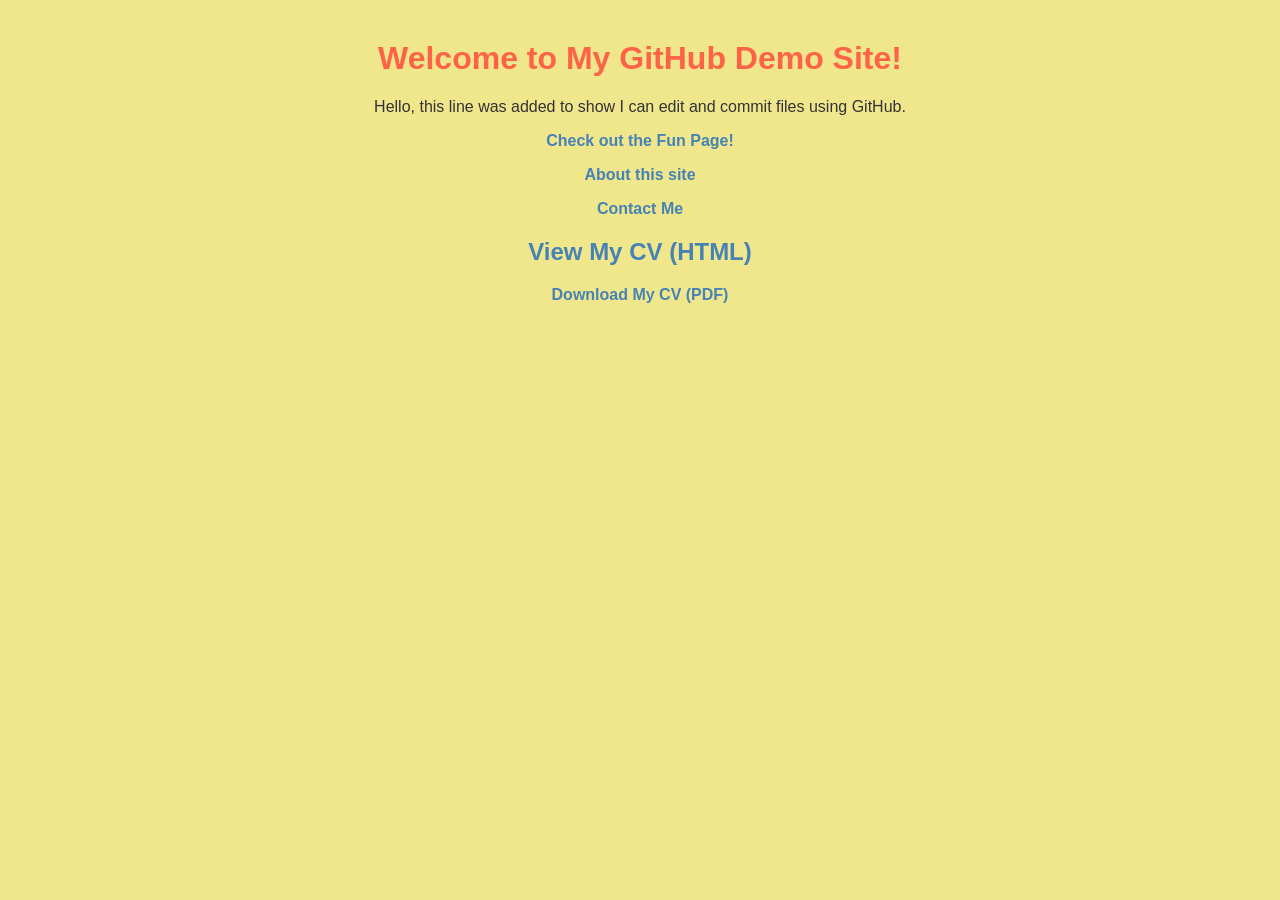
<file: index.html>
<!DOCTYPE html>
<html lang="en">
<head>
	<meta charset="UTF-8">
	<title>Home - GitHub Demo</title>
	<link rel="stylesheet" href="style.css">
</head>
<body>
	<!-- This is a demonstration edit for my GitHub assignment -->
	<h1>Welcome to My GitHub Demo Site!</h1>
	<p>Hello, this line was added to show I can edit and commit files using GitHub.</p>
	<p><a href="fun.html">Check out the Fun Page!</a></p>
	<p><a href="about.md">About this site</a></p>
	<p><a href="contact.html">Contact Me</a></p>
	<h2><a href="cv.html">View My CV (HTML)</a></h2>
	<p><a href="Manuel Merino CV.pdf" target="_blank">Download My CV (PDF)</a></p>
</body>
</html>
</file>
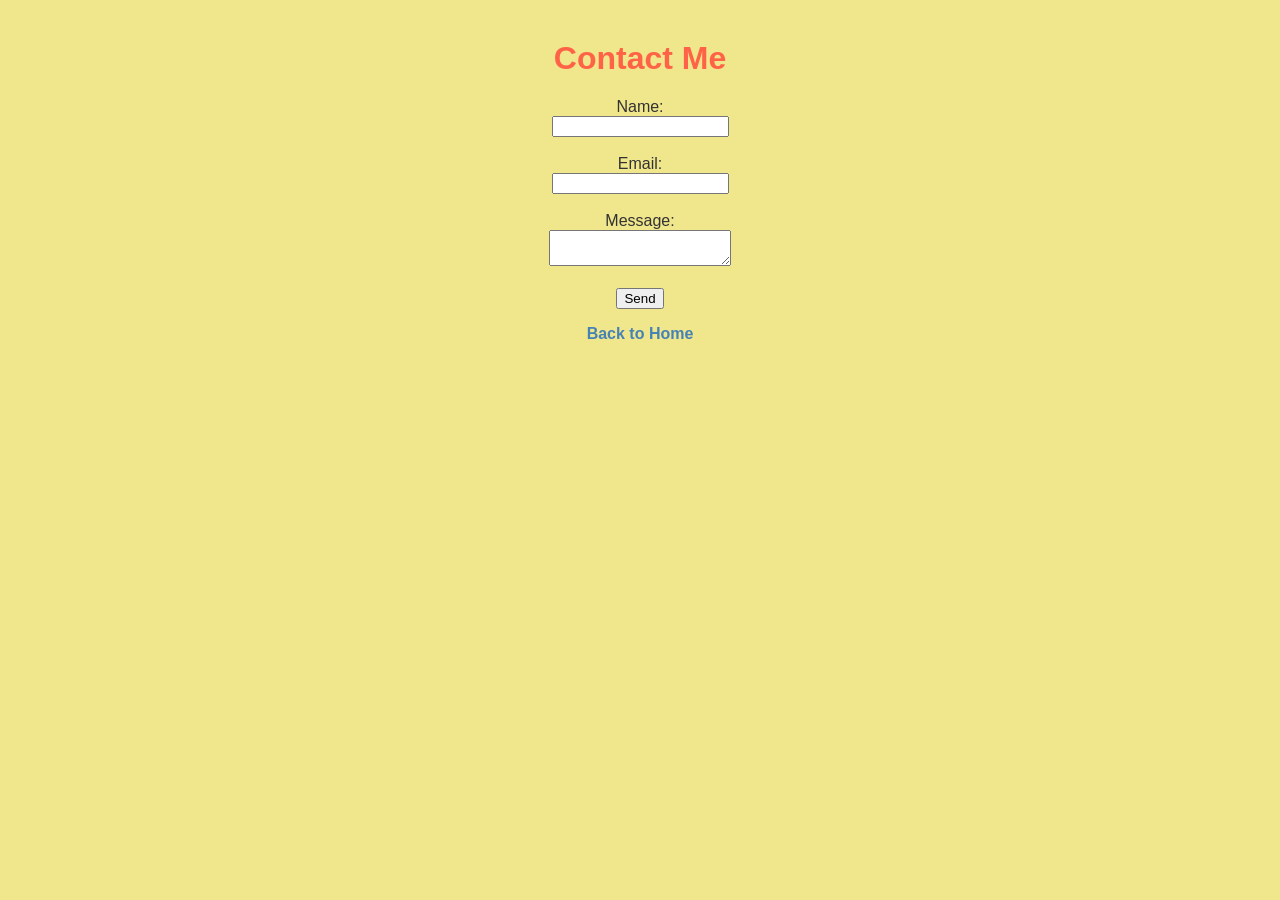
<file: contact.html>
<!DOCTYPE html>
<html lang="en">
<head>
    <meta charset="UTF-8">
    <title>Contact</title>
    <link rel="stylesheet" href="style.css">
</head>
<body>
    <h1>Contact Me</h1>
    <form id="contactForm" onsubmit="return validateForm()">
        <label for="name">Name:</label><br>
        <input type="text" id="name" name="name" required><br><br>
        <label for="email">Email:</label><br>
        <input type="email" id="email" name="email" required><br><br>
        <label for="message">Message:</label><br>
        <textarea id="message" name="message" required></textarea><br><br>
        <button type="submit">Send</button>
    </form>
    <p id="formMessage"></p>
    <a href="index.html">Back to Home</a>
    <script src="contact.js"></script>
</body>
</html>
</file>
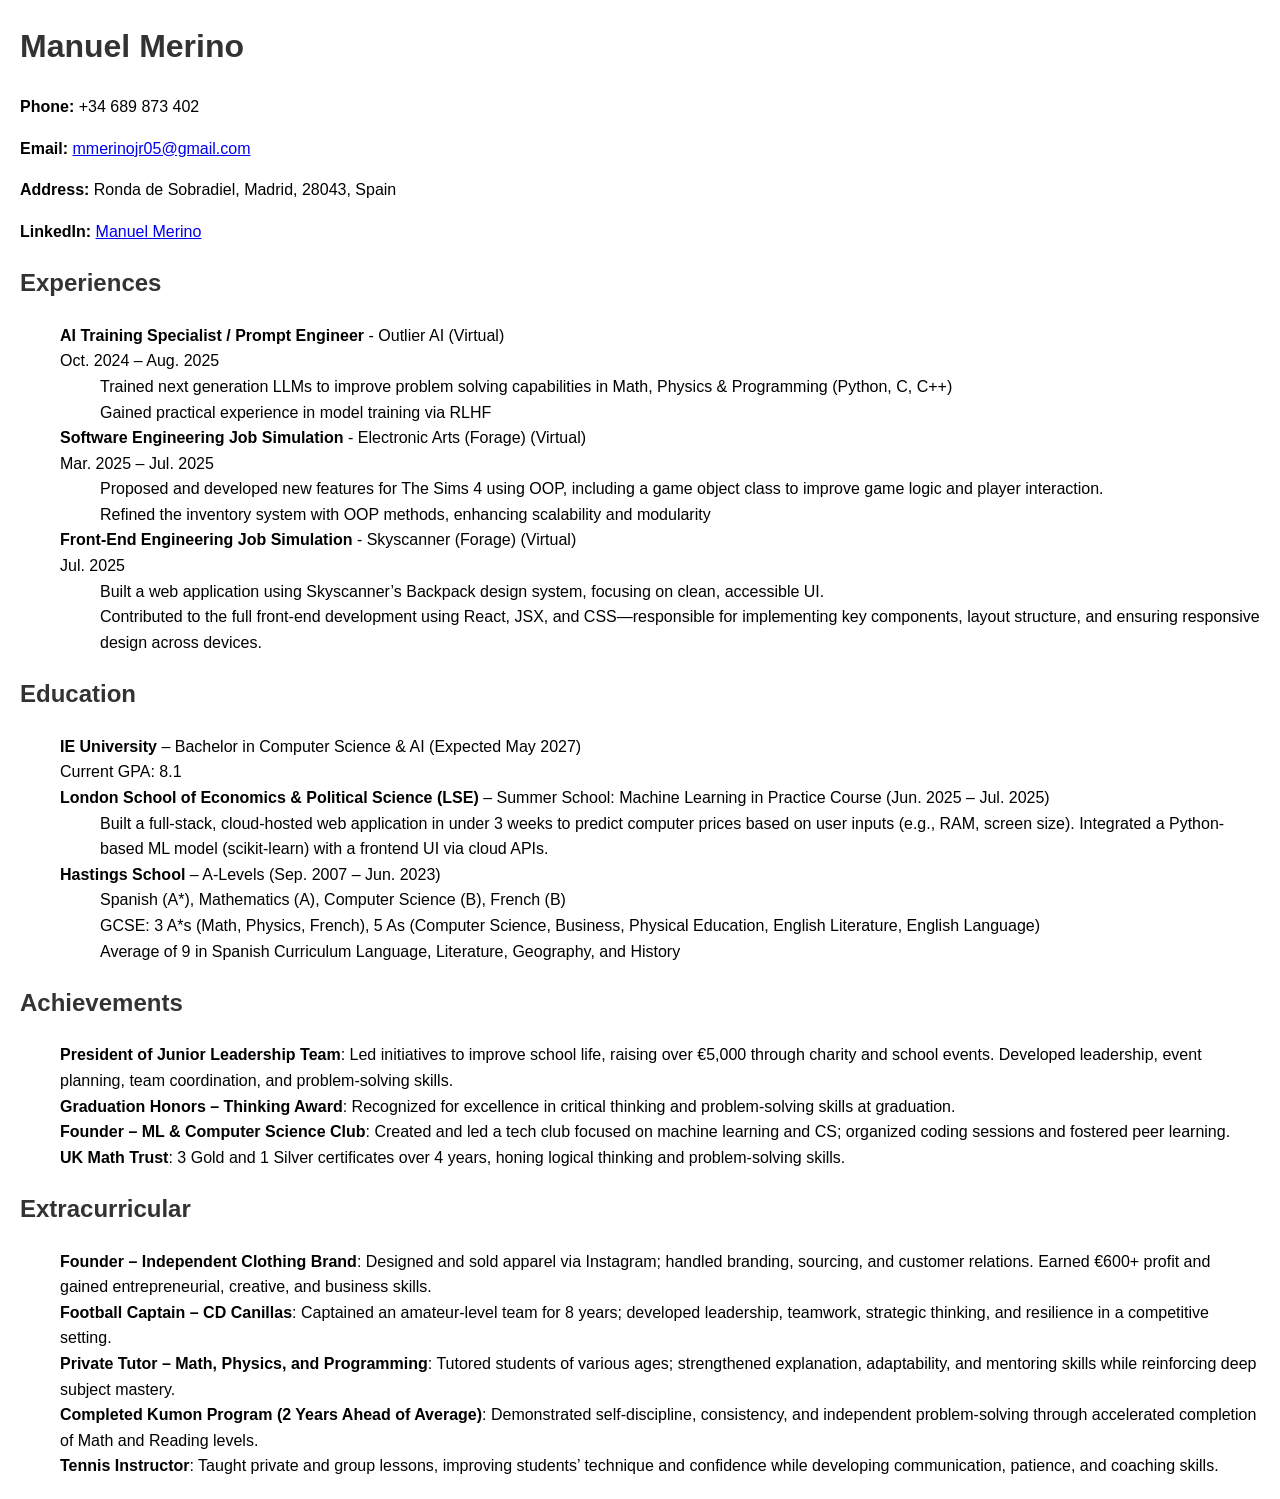
<file: cv.html>
<!DOCTYPE html>
<html lang="en">
<head>
    <meta charset="UTF-8">
    <meta name="viewport" content="width=device-width, initial-scale=1.0">
    <title>Manuel Merino's CV</title>
    <style>
        body {
            font-family: Arial, sans-serif;
            margin: 20px;
            line-height: 1.6;
        }
        h1, h2 {
            color: #333;
        }
        ul {
            list-style-type: none;
        }
        .contact, .experience, .education, .achievements, .extracurricular {
            margin-bottom: 20px;
        }
    </style>
</head>
<body>
    <h1>Manuel Merino</h1>
    <div class="contact">
        <p><strong>Phone:</strong> +34 689 873 402</p>
        <p><strong>Email:</strong> <a href="mailto:mmerinojr05@gmail.com">mmerinojr05@gmail.com</a></p>
        <p><strong>Address:</strong> Ronda de Sobradiel, Madrid, 28043, Spain</p>
        <p><strong>LinkedIn:</strong> <a href="https://www.linkedin.com/in/manuel-merino-21a586275/" target="_blank">Manuel Merino</a></p>
    </div>

    <h2>Experiences</h2>
    <div class="experience">
        <ul>
            <li><strong>AI Training Specialist / Prompt Engineer</strong> - Outlier AI (Virtual) <br>Oct. 2024 – Aug. 2025
                <ul>
                    <li>Trained next generation LLMs to improve problem solving capabilities in Math, Physics & Programming (Python, C, C++)</li>
                    <li>Gained practical experience in model training via RLHF</li>
                </ul>
            </li>
            <li><strong>Software Engineering Job Simulation</strong> - Electronic Arts (Forage) (Virtual) <br>Mar. 2025 – Jul. 2025
                <ul>
                    <li>Proposed and developed new features for The Sims 4 using OOP, including a game object class to improve game logic and player interaction.</li>
                    <li>Refined the inventory system with OOP methods, enhancing scalability and modularity</li>
                </ul>
            </li>
            <li><strong>Front-End Engineering Job Simulation</strong> - Skyscanner (Forage) (Virtual) <br>Jul. 2025
                <ul>
                    <li>Built a web application using Skyscanner’s Backpack design system, focusing on clean, accessible UI.</li>
                    <li>Contributed to the full front-end development using React, JSX, and CSS—responsible for implementing key components, layout structure, and ensuring responsive design across devices.</li>
                </ul>
            </li>
        </ul>
    </div>

    <h2>Education</h2>
    <div class="education">
        <ul>
            <li><strong>IE University</strong> – Bachelor in Computer Science & AI (Expected May 2027) <br>Current GPA: 8.1</li>
            <li><strong>London School of Economics & Political Science (LSE)</strong> – Summer School: Machine Learning in Practice Course (Jun. 2025 – Jul. 2025)
                <ul>
                    <li>Built a full-stack, cloud-hosted web application in under 3 weeks to predict computer prices based on user inputs (e.g., RAM, screen size). Integrated a Python-based ML model (scikit-learn) with a frontend UI via cloud APIs.</li>
                </ul>
            </li>
            <li><strong>Hastings School</strong> – A-Levels (Sep. 2007 – Jun. 2023)
                <ul>
                    <li>Spanish (A*), Mathematics (A), Computer Science (B), French (B)</li>
                    <li>GCSE: 3 A*s (Math, Physics, French), 5 As (Computer Science, Business, Physical Education, English Literature, English Language)</li>
                    <li>Average of 9 in Spanish Curriculum Language, Literature, Geography, and History</li>
                </ul>
            </li>
        </ul>
    </div>

    <h2>Achievements</h2>
    <div class="achievements">
        <ul>
            <li><strong>President of Junior Leadership Team</strong>: Led initiatives to improve school life, raising over €5,000 through charity and school events. Developed leadership, event planning, team coordination, and problem-solving skills.</li>
            <li><strong>Graduation Honors – Thinking Award</strong>: Recognized for excellence in critical thinking and problem-solving skills at graduation.</li>
            <li><strong>Founder – ML & Computer Science Club</strong>: Created and led a tech club focused on machine learning and CS; organized coding sessions and fostered peer learning.</li>
            <li><strong>UK Math Trust</strong>: 3 Gold and 1 Silver certificates over 4 years, honing logical thinking and problem-solving skills.</li>
        </ul>
    </div>

    <h2>Extracurricular</h2>
    <div class="extracurricular">
        <ul>
            <li><strong>Founder – Independent Clothing Brand</strong>: Designed and sold apparel via Instagram; handled branding, sourcing, and customer relations. Earned €600+ profit and gained entrepreneurial, creative, and business skills.</li>
            <li><strong>Football Captain – CD Canillas</strong>: Captained an amateur-level team for 8 years; developed leadership, teamwork, strategic thinking, and resilience in a competitive setting.</li>
            <li><strong>Private Tutor – Math, Physics, and Programming</strong>: Tutored students of various ages; strengthened explanation, adaptability, and mentoring skills while reinforcing deep subject mastery.</li>
            <li><strong>Completed Kumon Program (2 Years Ahead of Average)</strong>: Demonstrated self-discipline, consistency, and independent problem-solving through accelerated completion of Math and Reading levels.</li>
            <li><strong>Tennis Instructor</strong>: Taught private and group lessons, improving students’ technique and confidence while developing communication, patience, and coaching skills.</li>
        </ul>
    </div>
</body>
</html>
</file>
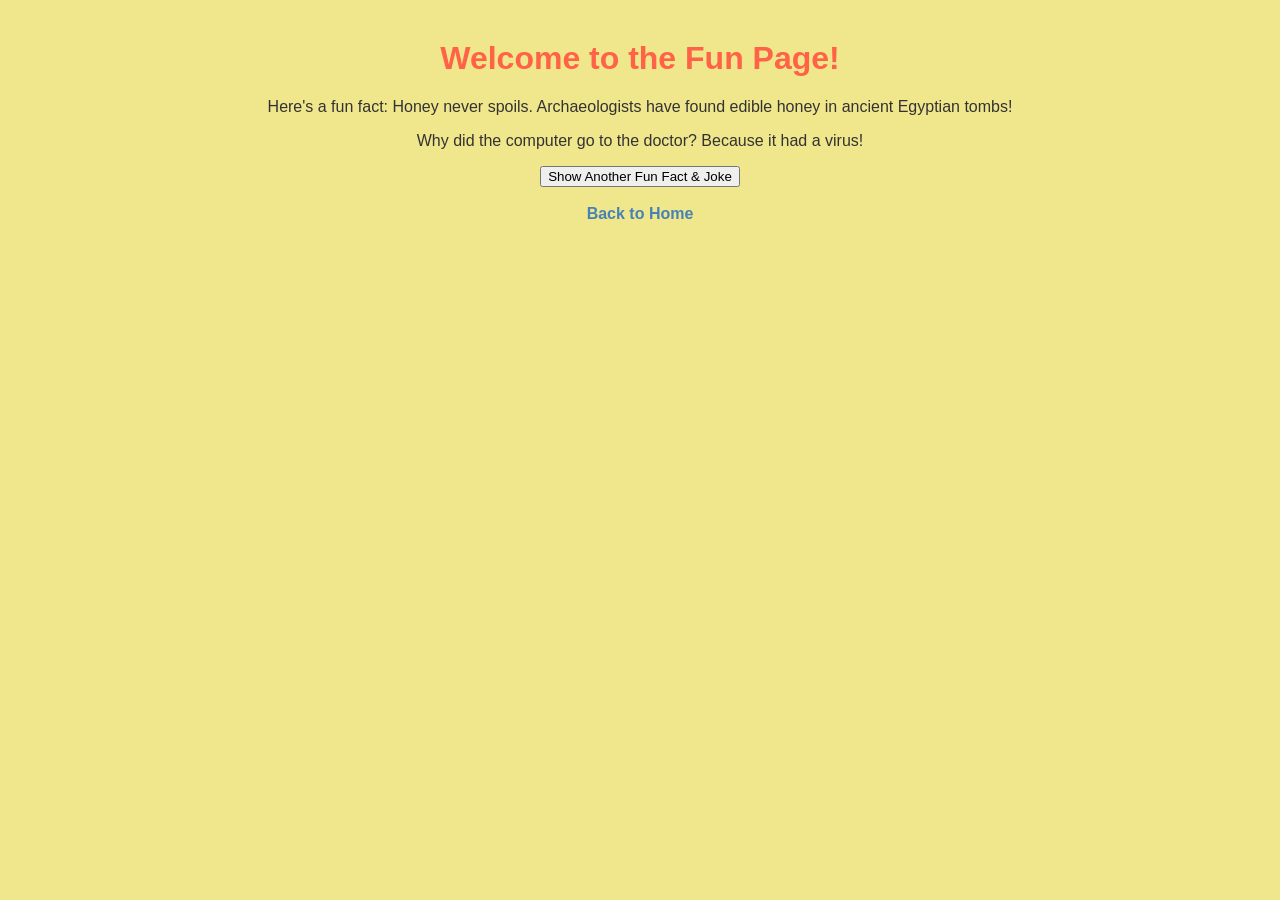
<file: fun.html>
<!DOCTYPE html>
<html lang="en">
<head>
    <meta charset="UTF-8">
    <title>Fun Page</title>
    <link rel="stylesheet" href="style.css">
</head>
<body>
    <h1>Welcome to the Fun Page!</h1>
    <p id="fact">Here's a fun fact: Honey never spoils. Archaeologists have found edible honey in ancient Egyptian tombs!</p>
    <p id="joke">Why did the computer go to the doctor? Because it had a virus!</p>
    <button onclick="showRandomFact()">Show Another Fun Fact & Joke</button>
    <br><br>
    <a href="index.html">Back to Home</a>
    <script src="fun.js"></script>
</body>
</html>
</file>
<file: style.css>
body {
    background-color: #f0e68c;
    font-family: 'Comic Sans MS', cursive, sans-serif;
    color: #333;
    text-align: center;
    margin: 40px;
}
h1 {
    color: #ff6347;
}
a {
    color: #4682b4;
    text-decoration: none;
    font-weight: bold;
}
a:hover {
    text-decoration: underline;
}
img {
    border-radius: 20px;
    box-shadow: 2px 2px 12px #aaa;
}
</file>
